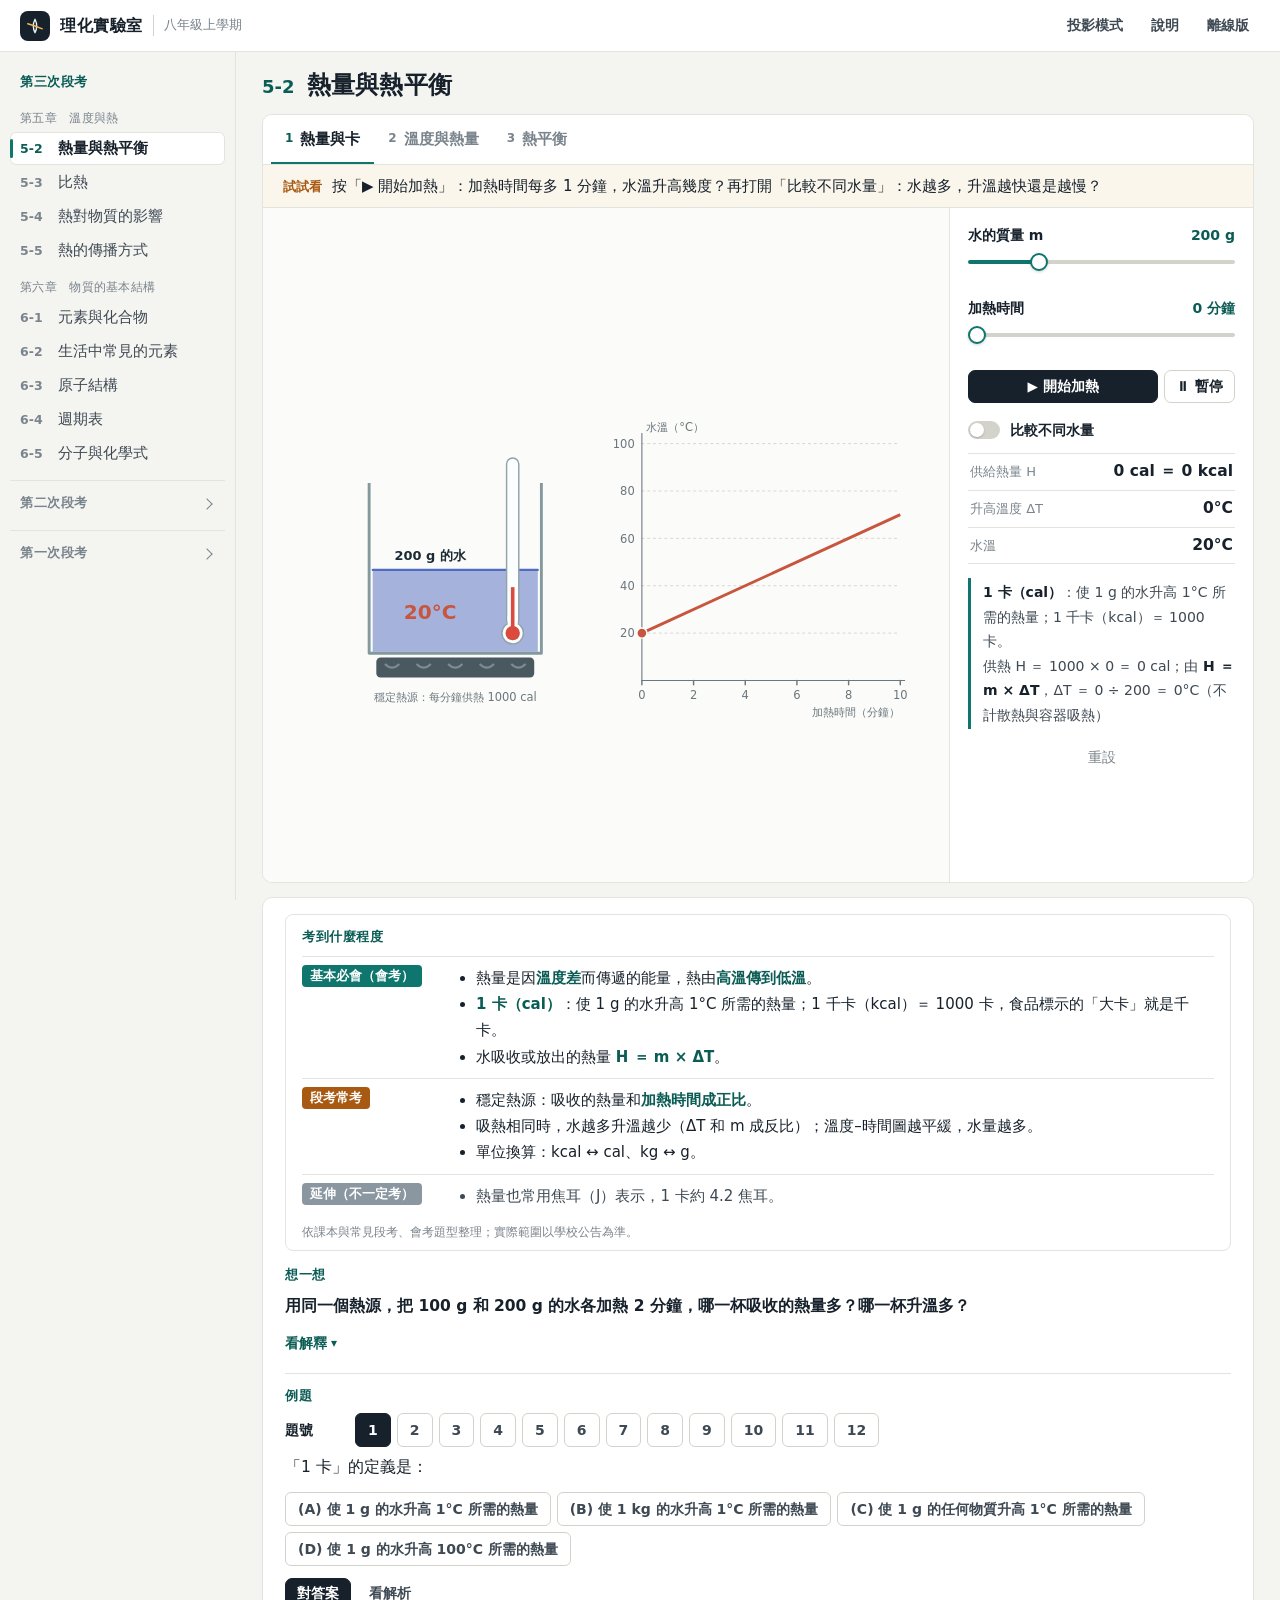
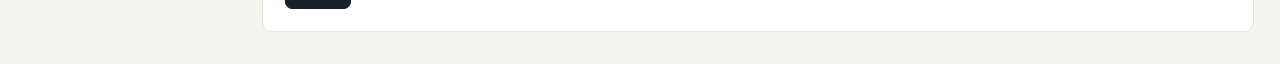
<file: index.html>
<!doctype html>
<html lang="zh-Hant"><head><meta charset="utf-8"><meta http-equiv="Cache-Control" content="no-cache"><meta name="viewport" content="width=device-width, initial-scale=1"><meta name="theme-color" content="#f5f5f2"><title>理化實驗室</title><meta name="description" content="八年級理化互動教學：溫度與熱、物質的基本結構、光學、波動與聲音。"><link rel="stylesheet" href="style.css?v=3"></head>
<body>
<header class="topbar"><a class="brand" href="#5-2" aria-label="理化實驗室首頁"><span class="brand-icon" aria-hidden="true"><svg viewBox="0 0 32 32" width="18" height="18"><path d="M16 4Q22 16 16 28Q10 16 16 4Z" fill="none" stroke="currentColor" stroke-width="2.4" stroke-linejoin="round"/><path d="M3 12L16 16L29 21" fill="none" stroke="#f2b45a" stroke-width="2.4" stroke-linecap="round"/></svg></span><span class="brand-text">理化實驗室</span><span class="brand-sub">八年級上學期</span></a><div class="top-actions"><button class="btn ghost" id="focus">投影模式</button><button class="btn ghost" id="guide">說明</button><a class="btn ghost" href="offline.html" download="八年級理化互動實驗室.html">離線版</a></div></header>
<div class="page-layout"><aside class="sidebar"><nav aria-label="單元" id="nav"></nav></aside>
<main><section class="page-intro"><span class="secno" id="secno"></span><h1 id="title"></h1></section><div id="lab" aria-live="off"></div></main></div>
<dialog id="info"><button class="close btn ghost" aria-label="關閉">關閉</button><div id="info-content"></div></dialog>
<script src="app.js?v=3"></script></body></html>
</file>
<file: style.css>
:root{
  --bg:#f4f4f1;--surface:#fff;--surface-2:#f8f8f5;--hover:#eaeae5;
  --ink:#17212b;--ink-2:#3e4953;--muted:#7a848c;
  --line:#e4e4de;--line-2:#d3d3cb;
  --accent:#0f766e;--accent-ink:#0b5c55;--accent-soft:#e7f1ee;
  --amber:#a85a12;--amber-soft:#fbf6ec;--amber-line:#eadcc2;
  --orange:#df7c44;--blue:#4c85bb;
  --stage:#fbfbf9;--stage-dark:#0f1b2d;
  --radius:10px;--radius-sm:7px;
  --top:52px;
  --font:"Inter","Noto Sans TC","PingFang TC","Microsoft JhengHei",system-ui,sans-serif;
}
*{box-sizing:border-box}
body{margin:0;background:var(--bg);color:var(--ink);font-family:var(--font);font-size:16px;line-height:1.6;-webkit-font-smoothing:antialiased}
button,input,select{font:inherit}
button,a,input,select,summary{-webkit-tap-highlight-color:transparent}
button,a{touch-action:manipulation}
button{cursor:pointer}
a{color:inherit}
:focus-visible{outline:2px solid #e3a03f;outline-offset:2px;border-radius:4px}
[hidden]{display:none!important}

/* ---------- Buttons ---------- */
.btn{display:inline-flex;align-items:center;justify-content:center;gap:6px;border:1px solid var(--line-2);background:var(--surface);color:var(--ink);padding:6px 12px;border-radius:var(--radius-sm);font-size:14px;font-weight:600;line-height:1.4;text-decoration:none;white-space:nowrap;transition:background .12s,border-color .12s,color .12s}
.btn:hover{border-color:var(--ink-2);background:var(--surface-2)}
.btn.ghost{background:transparent;border-color:transparent;color:var(--ink-2)}
.btn.ghost:hover{background:var(--hover);color:var(--ink)}
.btn.primary,.primary{background:var(--ink);border-color:var(--ink);color:#fff}
.btn.primary:hover{background:#000;border-color:#000;color:#fff}

/* ---------- Top bar ---------- */
.topbar{position:sticky;top:0;z-index:20;height:var(--top);padding:0 18px 0 20px;display:flex;align-items:center;justify-content:space-between;gap:16px;background:var(--surface);border-bottom:1px solid var(--line)}
.brand{display:flex;gap:10px;align-items:center;text-decoration:none}
.brand-icon{display:grid;place-items:center;width:30px;height:30px;border-radius:8px;background:var(--ink);color:#e8f2ef}
.brand-text{font-weight:700;font-size:16px;letter-spacing:.5px}
.brand-sub{font-size:13px;color:var(--muted);padding-left:10px;border-left:1px solid var(--line-2)}
.top-actions{display:flex;gap:2px;align-items:center}
.projection #focus{background:var(--ink);color:#fff}

/* ---------- Layout ---------- */
.page-layout{display:grid;grid-template-columns:236px minmax(0,1fr)}
.sidebar{position:sticky;top:var(--top);align-self:start;height:calc(100vh - var(--top));overflow-y:auto;padding:14px 10px 24px;border-right:1px solid var(--line);scrollbar-width:thin}
main{padding:18px 26px 32px;min-width:0;max-width:1640px}

/* ---------- Sidebar nav ---------- */
.nav-exam{margin:0 0 6px}
.nav-exam-label{display:flex;align-items:center;justify-content:space-between;padding:6px 10px;font-size:13px;font-weight:700;color:var(--ink);letter-spacing:.5px}
.nav-exam.current .nav-exam-label{color:var(--accent-ink)}
details.nav-exam{border-top:1px solid var(--line);padding-top:6px;margin-top:10px}
details.nav-exam>summary{cursor:pointer;list-style:none;color:var(--muted);border-radius:6px}
details.nav-exam>summary:hover{color:var(--ink);background:var(--hover)}
details.nav-exam>summary::-webkit-details-marker{display:none}
details.nav-exam>summary::after{content:"";width:7px;height:7px;border-right:1.6px solid currentColor;border-bottom:1.6px solid currentColor;transform:rotate(-45deg);transition:transform .15s;margin-right:4px}
details.nav-exam[open]>summary::after{transform:rotate(45deg)}
.nav-ch{font-size:12px;color:var(--muted);padding:10px 10px 3px;letter-spacing:.3px}
nav a{display:flex;align-items:baseline;gap:10px;padding:6px 10px;margin:1px 0;text-decoration:none;border-radius:6px;font-size:14.5px;color:var(--ink-2);line-height:1.45;position:relative}
nav a .count{flex:none;width:28px;font-size:12.5px;font-weight:600;color:var(--muted);font-variant-numeric:tabular-nums}
nav a:not(.active):hover{background:var(--hover);color:var(--ink)}
nav a.active{background:var(--surface);color:var(--ink);font-weight:700;box-shadow:inset 0 0 0 1px var(--line)}
nav a.active::before{content:"";position:absolute;left:0;top:7px;bottom:7px;width:3px;border-radius:2px;background:var(--accent)}
nav a.active .count{color:var(--accent-ink)}

/* ---------- Lesson title ---------- */
.page-intro{display:flex;align-items:baseline;gap:12px;margin:0 0 12px}
.secno{font-size:18px;font-weight:700;color:var(--accent-ink);font-variant-numeric:tabular-nums}
h1{font-size:24px;letter-spacing:.3px;margin:0;line-height:1.3;font-weight:700}

/* ---------- Lesson card ---------- */
.lesson{border:1px solid var(--line);border-radius:var(--radius);background:var(--surface);overflow:hidden}
.sim-layout{display:grid;grid-template-columns:minmax(0,1fr) 304px;min-height:480px}
.viz-panel{position:relative;padding:16px 20px 18px;min-width:0;background:var(--stage);display:flex;flex-direction:column}
.viz-panel svg{display:block;width:100%;height:auto;min-width:0;overflow:visible;font-family:inherit;margin:0 0 auto;position:sticky;top:calc(var(--top) + 12px)}
.viz-panel.dark{background:var(--stage-dark)}
.viz-panel.dark svg{overflow:hidden}

/* ---------- Step tabs + task ---------- */
.steps{border-bottom:1px solid var(--line);padding:0 8px;background:var(--surface)}
.steps .control{margin:0}
.step-tabs .seg{display:flex;flex-wrap:nowrap;gap:0;padding:0;background:none;border:0;border-radius:0;overflow-x:auto;scrollbar-width:none}
.step-tabs .seg::-webkit-scrollbar{display:none}
.step-tabs .seg button,.step-tabs .seg a{flex:0 0 auto;display:flex;align-items:center;gap:7px;padding:12px 14px 11px;border:0;border-bottom:2px solid transparent;border-radius:0;background:none;box-shadow:none;font-size:15px;font-weight:600;color:var(--muted);white-space:nowrap;text-decoration:none}
.step-tabs .seg button i,.step-tabs .seg a i{font-style:normal;font-size:12px;font-weight:600;color:var(--muted);font-variant-numeric:tabular-nums}
.step-tabs .seg button:hover,.step-tabs .seg a:hover{color:var(--ink)}
.step-tabs .seg button.active{color:var(--ink);border-bottom-color:var(--accent);background:none;box-shadow:none}
.step-tabs .seg button.active i{color:var(--accent-ink)}
.step-group{display:flex;align-items:center;gap:6px}
.step-group+.step-group{border-top:1px dashed var(--line)}
.step-group .seg{flex:1;min-width:0}
.step-group-label{flex:none;width:84px;padding-left:6px;font-size:12px;font-weight:700;color:var(--muted)}
.step-group.ext .step-group-label{color:var(--amber)}
.step-group.ext .seg button.active{border-bottom-color:var(--amber)}
.task{margin:0;padding:9px 20px;border-bottom:1px solid var(--line);background:var(--amber-soft);font-size:15px;line-height:1.6;color:var(--ink)}
.task:empty{display:none}
.task b{margin-right:10px;font-size:13px;color:var(--amber);font-weight:700}

/* ---------- Controls ---------- */
.controls{padding:16px 18px;border-left:1px solid var(--line);background:var(--surface);min-width:0}
.control{margin-bottom:16px;border-radius:6px}
.control label,.control>span{display:flex;justify-content:space-between;align-items:baseline;gap:10px;font-weight:600;font-size:14px;margin-bottom:5px;color:var(--ink)}
.control label output,.control label b{color:var(--accent-ink);font-variant-numeric:tabular-nums;font-weight:700;font-size:14px;white-space:nowrap}
.control select,.control input[type=number]{width:100%;border:1px solid var(--line-2);background:var(--surface-2);padding:8px 10px;border-radius:var(--radius-sm);color:var(--ink);font-size:14px}
.control small{font-size:12px;display:block;color:var(--muted)}
.ctl-label{display:block;font-weight:600;font-size:14px;margin-bottom:5px;color:var(--ink)}
.controls>.btn{width:100%;margin-bottom:12px}
.control input[type=range]{-webkit-appearance:none;appearance:none;width:100%;height:22px;background:transparent;cursor:pointer;margin:0}
.control input[type=range]::-webkit-slider-runnable-track{height:4px;border-radius:2px;background:linear-gradient(to right,var(--accent) var(--p,50%),var(--line-2) var(--p,50%))}
.control input[type=range]::-moz-range-track{height:4px;border-radius:2px;background:var(--line-2)}
.control input[type=range]::-moz-range-progress{height:4px;border-radius:2px;background:var(--accent)}
.control input[type=range]::-webkit-slider-thumb{-webkit-appearance:none;width:18px;height:18px;margin-top:-7px;border-radius:50%;background:#fff;border:2px solid var(--accent);box-shadow:0 1px 3px #17212b33}
.control input[type=range]::-moz-range-thumb{width:14px;height:14px;border-radius:50%;background:#fff;border:2px solid var(--accent)}
.seg{display:flex;flex-wrap:wrap;gap:2px;padding:2px;background:var(--surface-2);border:1px solid var(--line);border-radius:8px}
.seg button{flex:1 1 auto;border:0;background:transparent;padding:5px 9px;border-radius:6px;font-size:13.5px;font-weight:600;color:var(--ink-2);white-space:nowrap}
.seg button:hover{color:var(--ink)}
.seg button.active{background:var(--surface);color:var(--ink);box-shadow:0 0 0 1px var(--line-2),0 1px 2px #17212b14}
.toggle{display:flex!important;justify-content:flex-start!important;align-items:center!important;gap:10px;font-size:14px;font-weight:600;cursor:pointer;margin:0!important}
.toggle input{appearance:none;-webkit-appearance:none;flex:none;width:32px;height:18px;border-radius:9px;background:var(--line-2);position:relative;cursor:pointer;margin:0;transition:background .15s}
.toggle input::after{content:"";position:absolute;top:2px;left:2px;width:14px;height:14px;border-radius:50%;background:#fff;box-shadow:0 1px 2px #0003;transition:transform .15s}
.toggle input:checked{background:var(--accent)}
.toggle input:checked::after{transform:translateX(14px)}
.control:has(.toggle){margin-bottom:12px}
.counter{display:flex;flex-direction:column;gap:2px}
.count-row{display:flex;align-items:center;justify-content:space-between;gap:8px;font-size:14px;padding:2px 0}
.stepper{display:inline-flex;align-items:center;gap:4px}
.stepper button{width:28px;height:28px;border-radius:6px;border:1px solid var(--line-2);background:var(--surface);font-size:15px;font-weight:700;color:var(--ink);line-height:1}
.stepper button:hover:not(:disabled){border-color:var(--ink-2)}
.stepper button:disabled{opacity:.35;cursor:default}
.stepper output{min-width:22px;text-align:center;font-weight:700;font-variant-numeric:tabular-nums}
.control-buttons{display:flex;flex-wrap:wrap;gap:6px;margin:6px 0 0}
.control-buttons .btn{padding:6px 11px;font-size:13.5px}
.control-buttons .btn.primary{flex:1}
.controls .reset{width:100%;margin-top:12px;color:var(--muted);font-weight:500}

.readouts{display:flex;flex-direction:column;margin-top:4px;border-top:1px solid var(--line)}
.readouts:empty{display:none}
.readout{display:flex;justify-content:space-between;align-items:baseline;gap:12px;padding:7px 2px;font-size:13px;color:var(--muted);border-bottom:1px solid var(--line);min-width:0}
.readout span{flex:none}
.readout b,.readout strong{color:var(--ink);font-size:15.5px;line-height:1.4;font-weight:700;text-align:right;font-variant-numeric:tabular-nums}
.note{font-size:14px;line-height:1.75;color:var(--ink-2);margin:14px 0 0;padding:2px 0 2px 12px;border-left:3px solid var(--accent)}
.note:empty{display:none}
.note b{color:var(--ink)}
.more{margin:14px 0 0;border-top:1px solid var(--line)}
.more summary{cursor:pointer;padding:10px 0 6px;font-size:13.5px;font-weight:600;color:var(--muted);list-style:none}
.more summary:hover{color:var(--ink)}
.more summary::-webkit-details-marker{display:none}
.more summary::after{content:" ▾"}
.more[open] summary::after{content:" ▴"}
.more:not(:has(.control:not([hidden]))){display:none}
.drag-hint{display:flex;align-items:center;gap:8px;margin:6px 0 0;font-size:12.5px;color:var(--muted)}
.drag-hint i{width:12px;height:12px;border-radius:50%;border:2px dashed var(--orange)}
.viz-panel.dark .drag-hint{color:#8da0b6}
.viz-panel.dark .drag-hint i{border-color:#ffcc6a}
.handle,.handle-body{cursor:grab;touch-action:none}
.handle:hover .ring{fill-opacity:.4}
.dragging,.dragging *{cursor:grabbing!important}
#scene [data-tap]{cursor:pointer}
#scene [data-tap]:focus{outline:none}
#scene [data-tap]:focus-visible rect{stroke:#ffcc6a;stroke-width:4}

/* 改了什麼 */
.change-toast{position:absolute;left:50%;top:12px;transform:translate(-50%,-6px);z-index:3;max-width:calc(100% - 40px);padding:8px 16px;border-radius:8px;background:#17212bee;color:#fff;font-size:18px;font-weight:600;line-height:1.5;text-align:center;box-shadow:0 6px 20px #0004;opacity:0;pointer-events:none;transition:opacity .2s,transform .2s}
.change-toast.show{opacity:1;transform:translate(-50%,0)}
.change-toast b{color:#ffd27a}
.change-toast s{color:#93a3b5;text-decoration-thickness:2px}
.control.changed{animation:changed 1.4s ease-out}
@keyframes changed{0%,40%{background:#fff1cf;box-shadow:0 0 0 5px #fff1cf}100%{background:transparent;box-shadow:0 0 0 5px transparent}}

/* 一屏看完（寬螢幕） */
@media(min-width:1181px){
  .guided .sim-layout{height:var(--fit,auto);min-height:420px}
  .guided .viz-panel{min-height:0}
  .guided .viz-panel svg{flex:1 1 auto;height:100%;min-height:0;position:static;margin:0}
  .guided .controls{overflow-y:auto;overscroll-behavior:contain;scrollbar-width:thin}
}

/* ---------- 實物圖 ---------- */
.photo{margin:14px 0 0;border:1px solid var(--line);border-radius:8px;overflow:hidden;background:var(--surface-2);cursor:zoom-in}
.photo img{display:block;width:100%;height:auto;aspect-ratio:3/2;object-fit:cover;background:#0f1b2d}
.photo figcaption{font-size:13px;line-height:1.6;color:var(--ink-2);padding:7px 10px}
.photo figcaption b{color:var(--ink)}
.photo-big{display:block;width:100%;height:auto;border-radius:8px;margin-top:8px}

/* ---------- 想一想、例題 ---------- */
.question{margin-top:14px;background:var(--surface);border:1px solid var(--line);border-radius:var(--radius);padding:16px 22px 18px}
.question:empty{display:none}
.question h3{font-size:13px;margin:0 0 6px;color:var(--accent-ink);letter-spacing:.5px}
.question>p{margin:0 0 8px;font-size:16px;font-weight:600;color:var(--ink);line-height:1.7}
.question summary{display:inline-flex;align-items:center;gap:4px;cursor:pointer;list-style:none;color:var(--accent-ink);font-weight:600;font-size:14px;padding:2px 0}
.question summary:hover{text-decoration:underline}
.question summary::-webkit-details-marker{display:none}
.question summary::after{content:"▾";font-size:12px;transition:transform .2s}
.question details[open] summary::after{transform:rotate(180deg)}
.question .answer{margin-top:8px;padding:10px 14px;background:var(--surface-2);border-radius:6px;color:var(--ink-2);font-size:15px;line-height:1.8}
.ex-q{font-size:15.5px;line-height:1.85;color:var(--ink);margin:4px 0 10px}
.ex-opts{display:flex;flex-wrap:wrap;gap:10px;margin:4px 0 12px}
.ex-opts figure{margin:0;background:#fff;border:1px solid var(--line);border-radius:8px;padding:6px 12px 4px;text-align:center}
.ex-opts figcaption{font-size:13px;color:var(--ink-2);font-weight:600}
.ex-row{display:flex;align-items:center;flex-wrap:wrap;gap:6px;margin:6px 0}
.ex-who{min-width:64px;font-weight:700;font-size:14px;color:var(--ink)}
.qopt{border:1px solid var(--line-2);background:#fff;border-radius:6px;padding:5px 12px;font-size:14px;font-weight:600;color:var(--ink-2)}
.qopt:hover{border-color:var(--ink-2)}
.qopt.picked{background:var(--ink);border-color:var(--ink);color:#fff}
.qopt.right{background:#2b8a5f;border-color:#2b8a5f;color:#fff}
.qopt.wrong{background:#c0503a;border-color:#c0503a;color:#fff}
.ex-mark{font-size:14px;font-weight:700;color:var(--ink-2);margin-left:4px}
.ex-tools{display:flex;flex-wrap:wrap;gap:6px;margin:12px 0 4px}
.ex-tools .btn{font-size:13.5px;padding:5px 11px}
.tab-tools{margin:0 0 8px}
.ex-table{width:100%;border-collapse:collapse;margin:6px 0 4px;font-size:14px;background:#fff}
.ex-table th,.ex-table td{padding:7px 10px;border-bottom:1px solid var(--line);text-align:left;line-height:1.5}
.ex-table th{background:var(--surface-2);color:var(--muted);font-size:13px}
.ex-table tr.on td{background:#fff3d6;font-weight:700;color:var(--ink)}
.question .ex-hint{font-size:13px;font-weight:400;line-height:1.7;color:var(--ink-2);margin:4px 0 14px}
.question .ex-q+.ex-row .qopt{text-align:left}
.ex-sep{border:0;border-top:1px solid var(--line);margin:16px 0 12px}
.question:has(.ex-q) details{margin:6px 0 4px}

/* 考到什麼程度 */
.exam-card{border:1px solid var(--line);border-radius:8px;padding:12px 16px 8px;margin:0 0 14px}
.exam-card h3{margin:0 0 8px}
.exam-row{display:grid;grid-template-columns:140px 1fr;gap:6px 14px;padding:8px 0;border-top:1px solid var(--line)}
.exam-tag{align-self:start;justify-self:start;font-size:12.5px;font-weight:700;padding:1px 8px;border-radius:4px;color:#fff}
.exam-row.base .exam-tag{background:var(--accent)}
.exam-row.test .exam-tag{background:var(--amber)}
.exam-row.ext .exam-tag{background:#8a96a0}
.exam-row ul{margin:0;padding-left:20px;font-size:15px;line-height:1.75;color:var(--ink)}
.exam-row.ext ul{color:var(--ink-2)}
.exam-row b{color:var(--accent-ink)}
.exam-foot{margin:6px 0 0;font-size:12px;color:var(--muted)}

/* ---------- Dialog ---------- */
dialog{border:0;border-radius:12px;padding:26px 30px;max-width:680px;width:calc(100% - 32px);max-height:85vh;color:var(--ink);background:var(--surface);box-shadow:0 20px 60px #0f1b2d40}
dialog::backdrop{background:#17212b55}
dialog .close{float:right;margin:-6px -10px 0 12px}
dialog h2{font-size:21px;line-height:1.4;margin:4px 0 10px}
dialog h3{font-size:15px;margin:22px 0 6px;padding-top:16px;border-top:1px solid var(--line)}
dialog p,dialog li{font-size:14.5px;line-height:1.85;color:var(--ink-2)}
dialog ol,dialog ul{padding-left:22px}
dialog a{color:var(--accent-ink);font-weight:600}
dialog .small{font-size:13px;color:var(--muted)}

/* ---------- Projection mode ---------- */
.projection .sidebar{display:none}
.projection .page-layout{grid-template-columns:1fr}
.projection main{max-width:none;padding:14px 20px 24px}
.projection .sim-layout{grid-template-columns:minmax(0,1fr) 340px}
.projection h1{font-size:28px}
.projection .secno{font-size:22px}
.projection .step-tabs .seg button,.projection .step-tabs .seg a{font-size:17px}
.projection .task{font-size:17px}
.projection .control label,.projection .ctl-label,.projection .toggle,.projection .note{font-size:16px}
.projection .seg button{font-size:15px}
.projection .readout{font-size:14px}
.projection .readout b,.projection .readout strong{font-size:18px}
.projection .question>p,.projection .ex-q,.projection .qopt,.projection .question .answer{font-size:18px}
.projection .ex-table{font-size:17px}
.projection .exam-row ul{font-size:18px}
.projection .photo figcaption{font-size:15px}
.projection .change-toast{font-size:22px}

/* ---------- Responsive ---------- */
@media(max-width:1180px){
  .page-layout{grid-template-columns:212px minmax(0,1fr)}
  main{padding:16px 18px 28px}
  .sim-layout{grid-template-columns:1fr}
  .controls{border-left:0;border-top:1px solid var(--line);display:grid;grid-template-columns:1fr 1fr;gap:0 24px;align-content:start}
  .controls>*{min-width:0}
  .controls .note,.controls .readouts,.controls .control-buttons,.controls>.btn,.controls>div:not(.control),.controls>.photo,.controls>.more{grid-column:1/-1}
  .controls>.photo{max-width:520px}
  .projection .sim-layout{grid-template-columns:1fr}
}
@media(max-width:760px){
  .topbar{position:static;height:auto;flex-wrap:wrap;padding:10px 14px;gap:8px}
  .brand-sub{display:none}
  .page-layout{display:block}
  .sidebar{position:sticky;top:0;z-index:15;height:auto;overflow:visible;border-right:0;border-bottom:1px solid var(--line);padding:8px 0;background:var(--bg)}
  nav{display:flex;align-items:center;overflow-x:auto;gap:4px;padding:2px 14px 4px;scrollbar-width:none}
  nav::-webkit-scrollbar{display:none}
  nav .nav-ch,nav .nav-exam-label{display:none}
  .nav-exam{display:contents}
  details.nav-exam{display:none}
  details.nav-exam:has(a.active){display:contents}
  nav a{flex-shrink:0;font-size:13px;padding:5px 10px;border:1px solid var(--line);background:var(--surface);margin:0}
  nav a .count{width:auto}
  nav a.active::before{display:none}
  nav a.active{border-color:var(--accent)}
  main{padding:14px 12px}
  h1{font-size:21px}
  .viz-panel{padding:10px 8px 12px}
  .viz-panel svg{position:static}
  .controls{grid-template-columns:1fr;padding:16px 14px}
  .step-group{flex-direction:column;align-items:stretch;gap:0}
  .step-group-label{width:auto;padding:8px 8px 0}
  .step-tabs .seg button,.step-tabs .seg a{font-size:14px;padding:10px 10px 9px}
  .task{font-size:14.5px;padding:8px 14px}
  .change-toast{font-size:15px;top:8px}
  .question{padding:14px}
  .exam-row{grid-template-columns:1fr}
  .ex-table{font-size:12.5px}
  .ex-table th,.ex-table td{padding:6px}
  dialog{padding:22px 18px}
}
@media(prefers-reduced-motion:reduce){*{transition:none!important}.control.changed{animation:none}}
</file>
